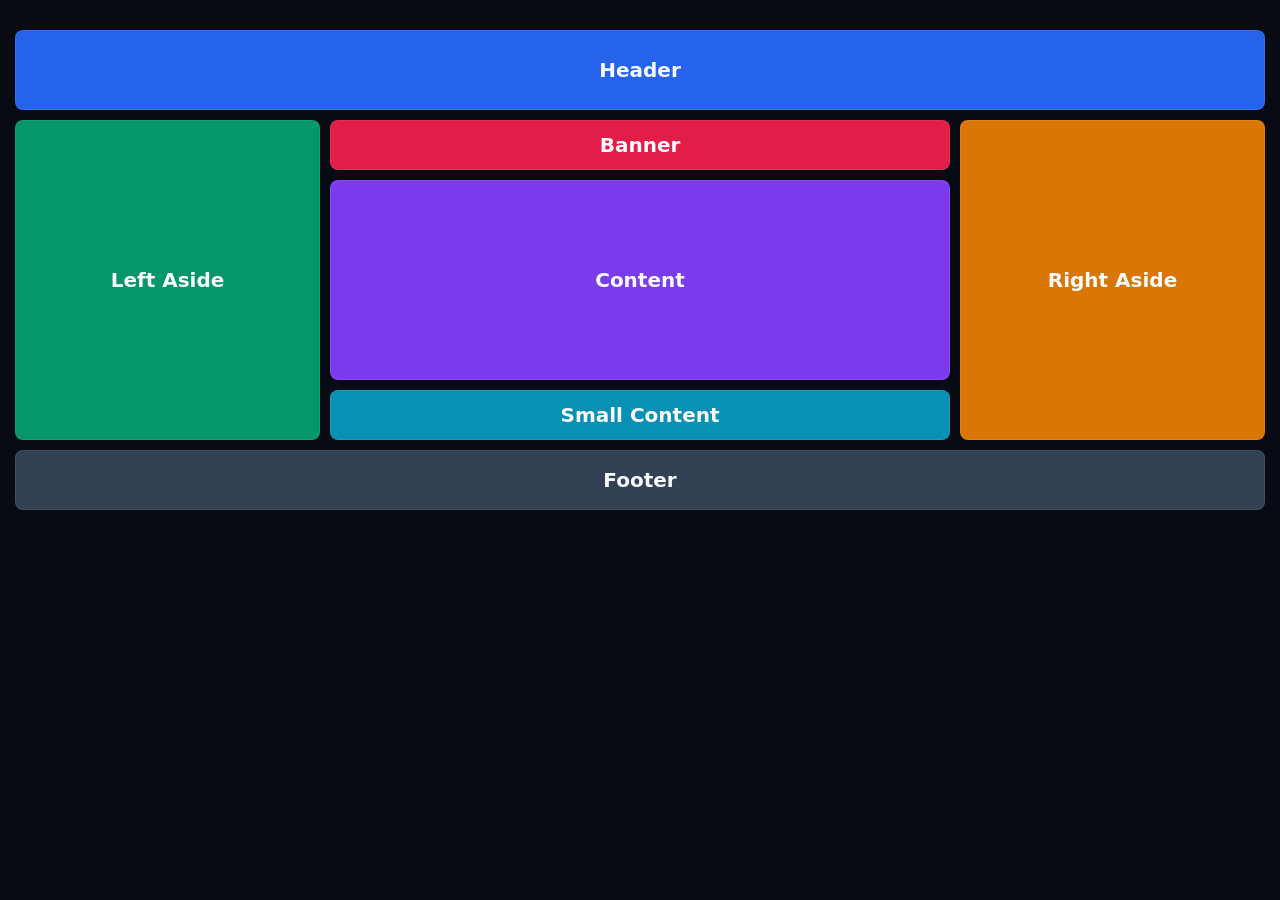
<file: 105-Grid Layout/105-Grid Layout/index.html>
<!DOCTYPE html>
<html lang="en">
<head>
    <meta charset="UTF-8">
    <meta name="viewport" content="width=device-width, initial-scale=1.0">
    <title>Grid Layout | CodeByGaurav</title>
    <link rel="stylesheet" href="style.css">
</head>
<body>
    <div class="container">
        <div class="header">Header</div>
        <div class="left">Left Aside</div>
        <div class="banner">Banner</div>
        <div class="content">Content</div>
        <div class="right">Right Aside</div>
        <div class="small">Small Content</div>
        <div class="footer">Footer</div>
    </div>
</body>
</html>
</file>
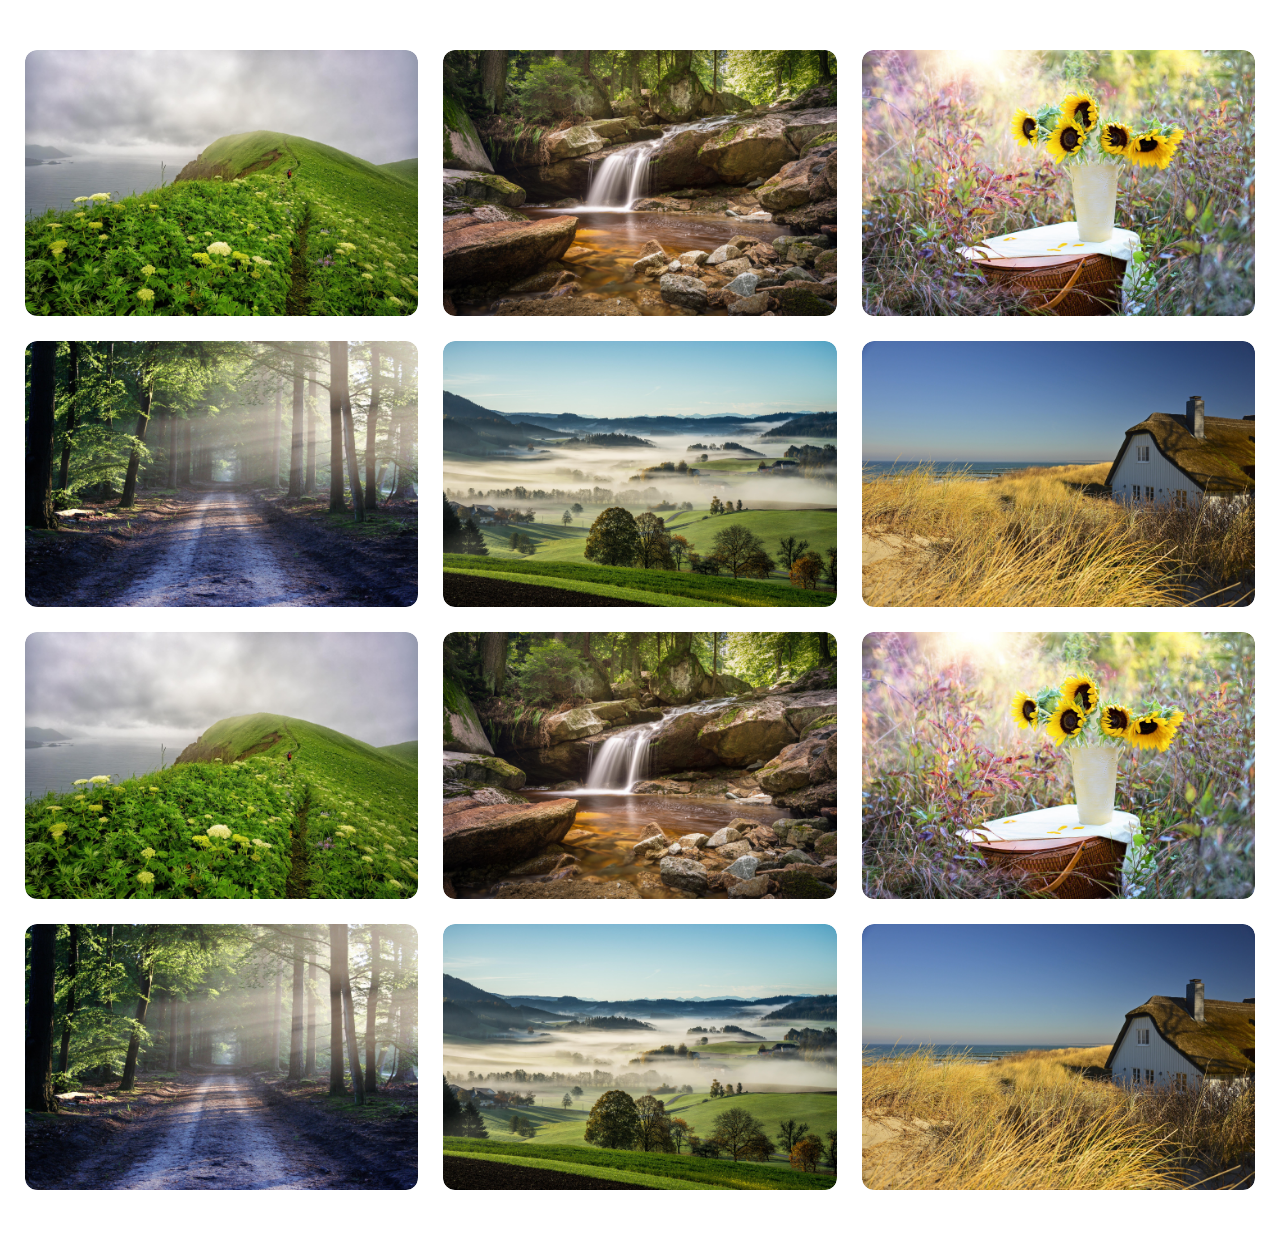
<file: 107-Responsive Image Gallery In grid/107-Responsive Image Gallery In grid/index.html>
<!DOCTYPE html>
<html lang="en">
<head>
    <meta charset="UTF-8">
    <meta name="viewport" content="width=device-width, initial-scale=1.0">
    <title>Responsive Image Gallery Using Css Grid | CodeByGaurav</title>
    <link rel="stylesheet" href="style.css">
</head>
<body>
    <div class="container">
        <div>
            <img src="images/1.jpg" alt="Gallery image 1">
        </div>
        <div>
            <img src="images/2.jpg" alt="Gallery image 2">
        </div>
        <div>
            <img src="images/3.jpg" alt="Gallery image 3">
        </div>
        <div>
            <img src="images/4.jpg" alt="Gallery image 4">
        </div>
        <div>
            <img src="images/5.jpg" alt="Gallery image 5">
        </div>
        <div>
            <img src="images/6.jpg" alt="Gallery image 6">
        </div>
        <div>
            <img src="images/1.jpg" alt="Gallery image 1">
        </div>
        <div>
            <img src="images/2.jpg" alt="Gallery image 2">
        </div>
        <div>
            <img src="images/3.jpg" alt="Gallery image 3">
        </div>
        <div>
            <img src="images/4.jpg" alt="Gallery image 4">
        </div>
        <div>
            <img src="images/5.jpg" alt="Gallery image 5">
        </div>
        <div>
            <img src="images/6.jpg" alt="Gallery image 6">
        </div>
    </div>
</body>
</html>
</file>
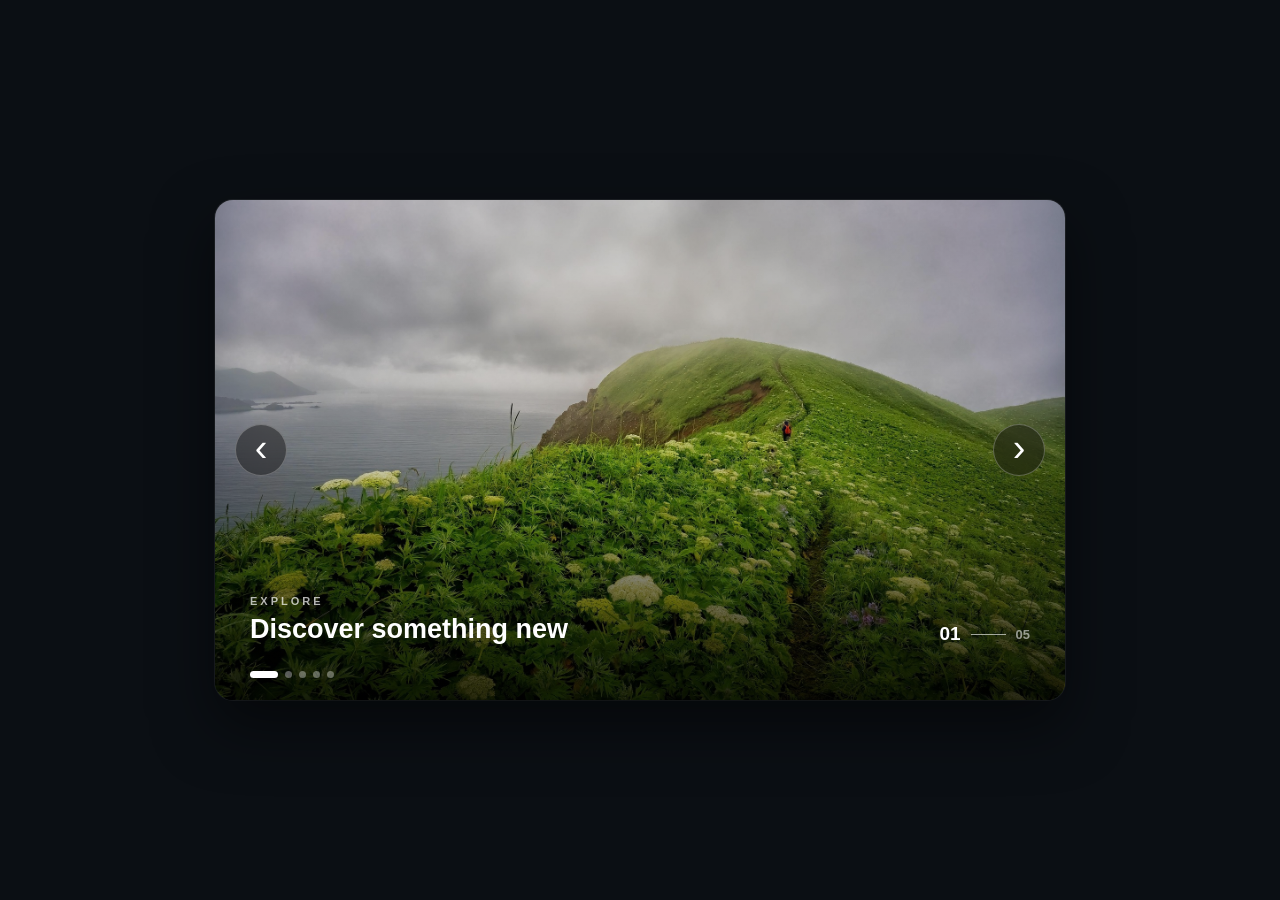
<file: 110-Modern Image Slider/110-Modern Image Slider/index.html>
<!DOCTYPE html>
<html lang="en">
<head>
    <meta charset="UTF-8">
    <meta name="viewport" content="width=device-width, initial-scale=1.0">
    <title>Modern Image Slider | CodeByGaurav</title>
    <link rel="stylesheet" href="style.css">
</head>
<body>
    <div class="container">
        <img src="images/1.jpg" alt="Slider Image" id="img">

        <div class="overlay"></div>

        <button class="slide-btn prev" onclick="leftSlide()">
            <span>&#8249</span>
        </button>

        <button class="slide-btn next" onclick="rightSlide()">
            <span>&#8250</span>
        </button>

        <div class="slider-info">
            <div>
                <p>EXPLORE</p>
                <h2>Discover something new</h2>
            </div>

            <div class="counter">
                <span id="current">01</span>
                <i></i>
                <span id="total">05</span>
            </div>
        </div>

        <div class="dots">
            <span class="dot active"></span>
            <span class="dot"></span>
            <span class="dot"></span>
            <span class="dot"></span>
            <span class="dot"></span>
        </div>

    </div>
</body>
<script src="script.js"></script>
</html>
</file>
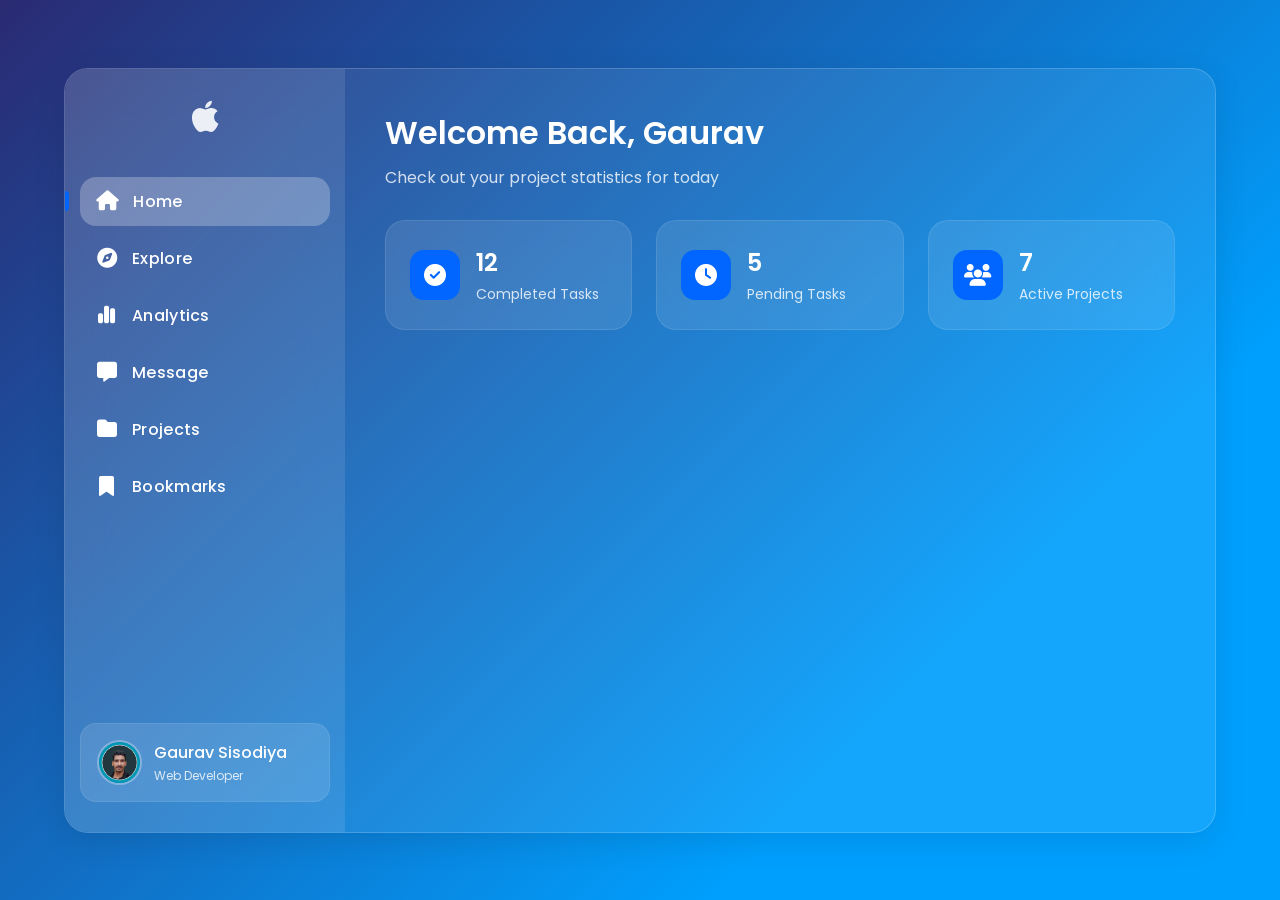
<file: 44-Glassmorphism Sidebar/44-Glassmorphism Sidebar/index.html>
<!DOCTYPE html>
<html lang="en">
<head>
    <meta charset="UTF-8">
    <meta name="viewport" content="width=device-width, initial-scale=1.0">
    <title>Glassmorrphism Sidebar</title>
    <link rel="stylesheet" href="style.css">
    <link rel="stylesheet" href="https://cdnjs.cloudflare.com/ajax/libs/font-awesome/6.7.2/css/all.min.css">
</head>
<body>
    <div class="container">
        <aside class="sidebar">
            <div class="logo">
                <i class="fa-brands fa-apple"></i>
            </div>
            <nav class="menu">
                <ul>
                    <li class="active">
                        <a href="#">
                            <i class="fa-solid fa-house"></i>
                            <span>Home</span>
                        </a>
                    </li>

                    <li>
                        <a href="#">
                            <i class="fa-solid fa-compass"></i>
                            <span>Explore</span>
                        </a>
                    </li>

                    <li>
                        <a href="#">
                            <i class="fa-solid fa-chart-simple"></i>
                            <span>Analytics</span>
                        </a>
                    </li>

                    <li>
                        <a href="#">
                            <i class="fa-solid fa-message"></i>
                            <span>Message</span>
                        </a>
                    </li>

                    <li>
                        <a href="#">
                            <i class="fa-solid fa-folder"></i>
                            <span>Projects</span>
                        </a>
                    </li>

                    <li>
                        <a href="#">
                            <i class="fa-solid fa-bookmark"></i>
                            <span>Bookmarks</span>
                        </a>
                    </li>
                </ul>
            </nav>
            <div class="profile">
                <div class="avatar">
                    <img src="./Gaurav Sisodiya.png" alt="My Profile">
                </div>
                <div class="user-info">
                    <h3>Gaurav Sisodiya</h3>
                    <p>Web Developer</p>
                </div>
            </div>
        </aside>
        <main class="content">
            <header>
                <h1>Welcome Back, Gaurav</h1>
                <p>Check out your project statistics for today</p>
            </header>
            <div class="card-container">
                <div class="card">
                    <div class="card-icon">
                        <i class="fa-solid fa-circle-check"></i>
                    </div>
                    <div class="card-info">
                        <h3>12</h3>
                        <p>Completed Tasks</p>
                    </div>
                </div>

                <div class="card">
                    <div class="card-icon">
                        <i class="fa-solid fa-clock"></i>
                    </div>
                    <div class="card-info">
                        <h3>5</h3>
                        <p>Pending Tasks</p>
                    </div>
                </div>

                <div class="card">
                    <div class="card-icon">
                        <i class="fa-solid fa-users"></i>
                    </div>
                    <div class="card-info">
                        <h3>7</h3>
                        <p>Active Projects</p>
                    </div>
                </div>
            </div>
        </main>
    </div>
</body>
<script src="script.js"></script>
</html>
</file>
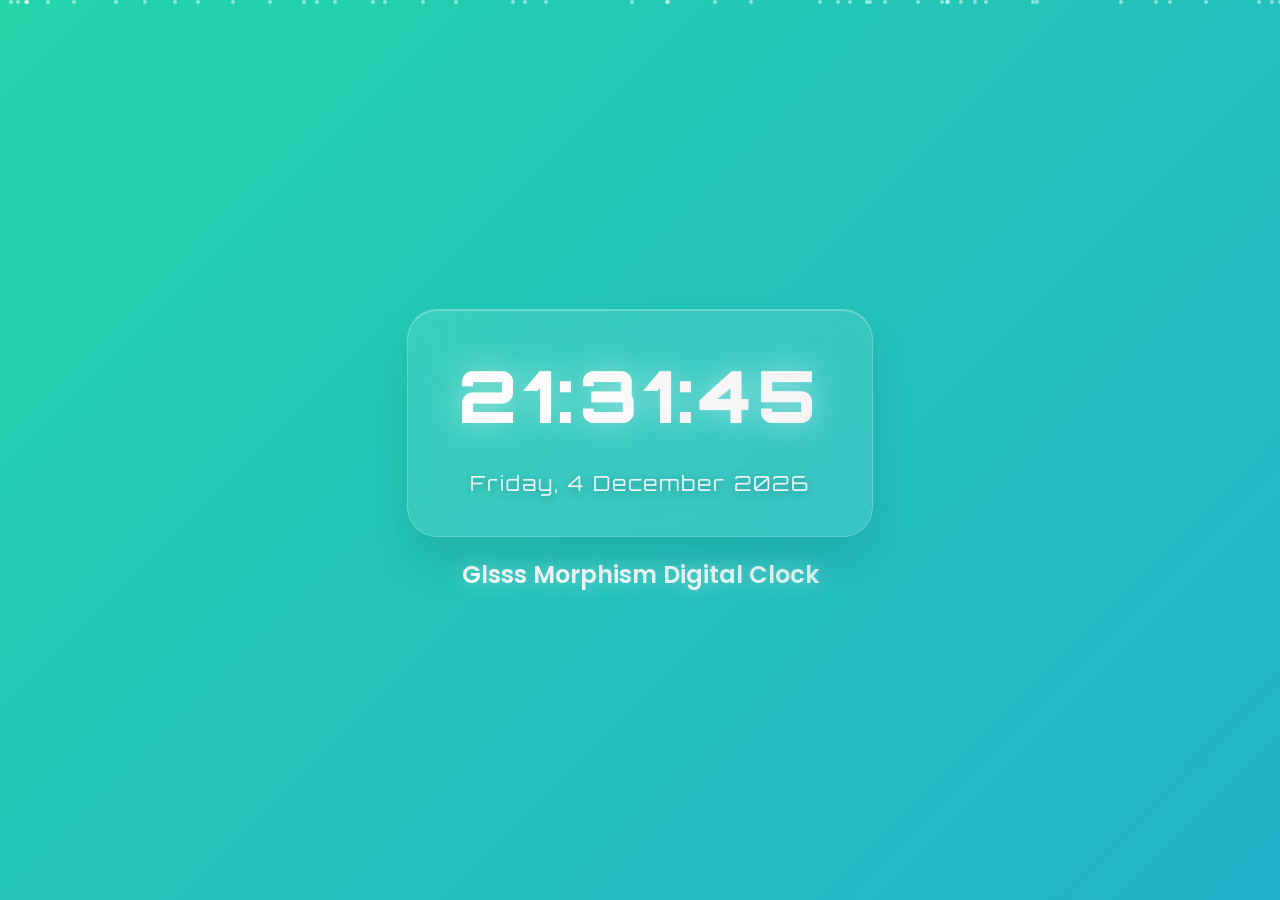
<file: 93-glassmorphism digital clock/93-glassmorphism digital clock/index.html>
<!doctype html>
<html lang="en">
    <head>
        <meta charset="UTF-8" />
        <meta name="viewport" content="width=device-width, initial-scale=1.0" />
        <title>Glassmorphism Digital Clock | CodeByGaurav</title>
        <link rel="stylesheet" href="style.css" />
        <link href="https://fonts.googleapis.com/css2?family=Orbitron:wght@400..900&family=Poppins:ital,wght@0,100;0,200;0,300;0,400;0,500;0,600;0,700;0,800;0,900;1,100;1,200;1,300;1,400;1,500;1,600;1,700;1,800;1,900&display=swap" rel="stylesheet">
    </head>
    <body>
        <div class="particles" id="particles"></div>

        <div class="clock-container">
            <div class="clock">
                <div class="time" id="time">00:00:00</div>
                <div class="date" id="date">Sunday, 01 January 2025</div>
            </div>
            <div class="title">Glsss Morphism Digital Clock</div>
        </div>
    </body>
    <script src="script.js"></script>
</html>
</file>
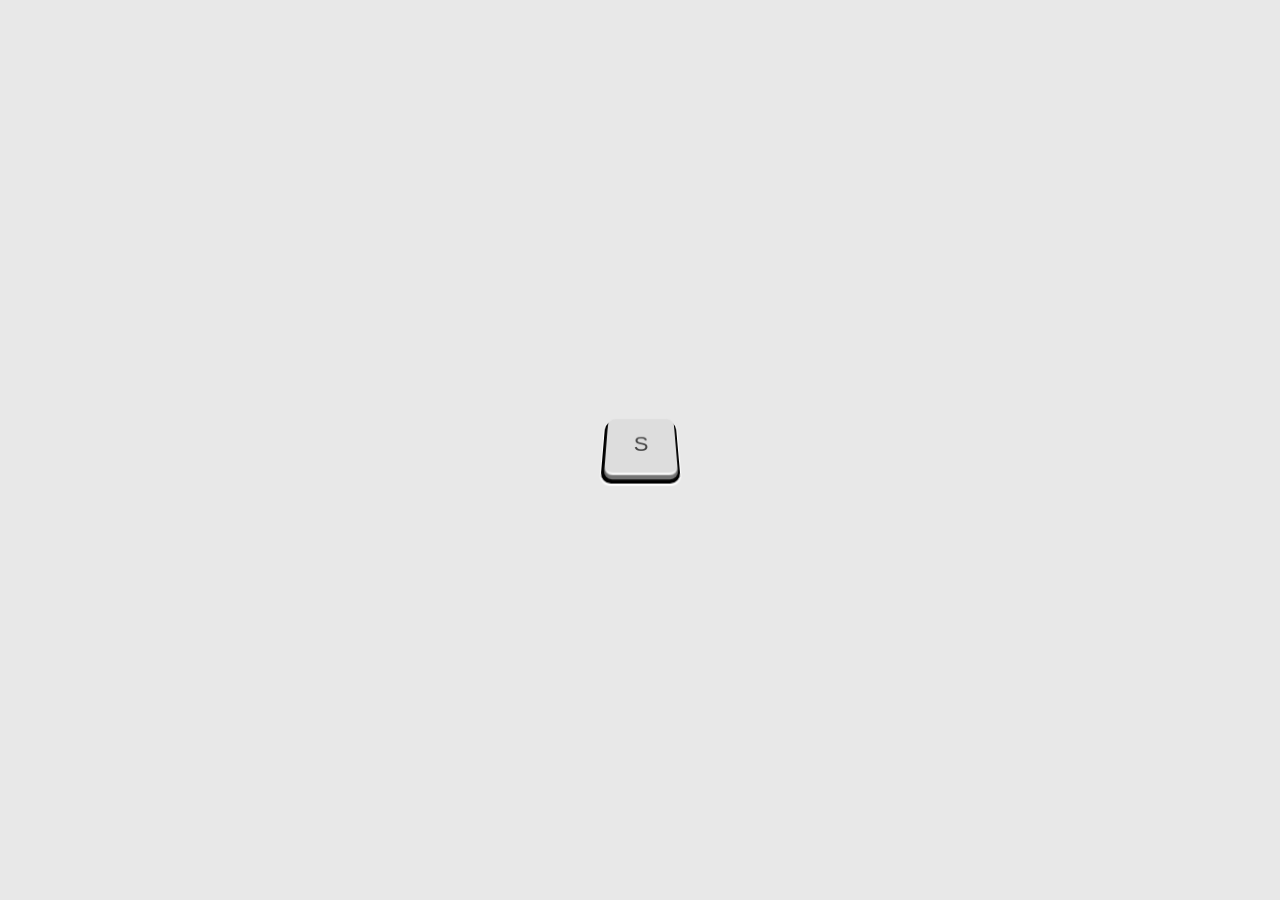
<file: 3DButtonS.html>
<!DOCTYPE html>
<html>

<html>
<head>
  <meta charset="utf-8">
  <meta name="viewport" content="width=device-width, initial-scale=1">
  <title>3D Push Button Effect</title>

  <style>
    * {
    margin: 0;
    padding: 0;
    box-sizing: border-box;
}

body {
    height: 100vh;
    display: flex;
    justify-content: center;
    align-items: center;
    background-color: #e8e8e8;
}

.cover {
    background-color: rgb(0, 0, 0);
    height: 64px;
    width: 75px;
    border-radius: 10px;
    transform: rotateX(13deg);
    position: absolute;
    z-index: 1;
    display: flex;
    align-items: center;
    justify-content: center;
    padding-bottom: 11px;
    box-shadow: 0px 1px 1px 1px white;
}

.button {
    cursor: pointer;
    border: none;
    border-bottom: 2px solid white;
    background-color: rgb(221, 221, 221);
    box-shadow: 0px 4px 0px 0.2px rgb(116, 116, 116);
    height: 60px;
    width: 70px;
    border-radius: 8px;
    transform: rotateX(13deg);
    z-index: 2;
    position: absolute;
    transition: 80ms;
    color: rgb(0, 0, 0, 0.7);
    font-size: 22px;
    font-weight: 500;
}

.d3warpper {
    position: absolute;
    transform-style: preserve-3d;
    perspective: 100px;
    display: flex;
    align-items: center;
    justify-content: center;
    scale: 1;
}

.button:active {
    box-shadow: 0px 4px 0px 0.2px rgb(116, 116, 116, 0);
    transform: translateY(4.5px);
    transition: 80ms;
}
  </style>

  
</head>
<body>
  <div class="d3warpper">
  <div class="cover">
    <button class="button">S</button>
  </div>
</div>

  <script>
    
  </script>
</body>
</html>
</file>
<file: 105-Grid Layout/105-Grid Layout/style.css>
*{
    padding: 0;
    margin: 0;
    box-sizing: border-box;
}

body{
    min-height: 100vh;
    padding: 30px 15px;
    background: #080b14;
    font-family: system-ui,'Segoe UI', sans-serif;
}

.container{
    width: 100%;
    max-width: 1320px;
    margin: auto;
    display: grid;
    grid-template-columns: repeat(4, 1fr);
    grid-template-rows: 80px 50px 200px 50px 60px;
    gap: 10px;

    grid-template-areas: 
        'header header header header'
        'left banner banner right'
        'left content content right'
        'left small small right'
        'footer footer footer footer'

    ;

}

.container div{
    display: flex;
    justify-content: center;
    align-items: center;
    padding: 20px;
    color: #f8fafc;
    font-size: 20px;
    font-weight: 600;
    border: 1px solid rgba(255, 255, 255, 0.08);
    border-radius: 8px;
}

.header{
    background: #2563eb;
    grid-area: header;
}

.left{
    background: #059669;
    grid-area: left;
}

.banner{
    background: #e11d48;
    grid-area: banner;
}

.content{
    background: #7c3aed;
    grid-area: content;
}

.right{
    background: #d97706;
    grid-area: right;
}

.small{
    background: #0891b2;
    grid-area: small;
}

.footer{
    background: #334155;
    grid-area: footer;
}

/* Tablet view */
@media (max-width: 1023px){
    .container{
        grid-template-rows: 80px 50px 200px 50px 60px;

        grid-template-areas: 
        'header header header header'
        'left banner banner banner'
        'left content content content'
        'left small small small'
        'left right right right'
        'footer footer footer footer'

    ;
    }
}

/* Mobile view */

@media (max-width: 600px) {
    
    body{
        padding: 15px 10px;
    }
    
    .container{
        grid-template-columns: 1fr;
        grid-template-rows: 70px 100px 50px 200px 50px 100px 60px;
        grid-template-areas: 
            'header'
            'left'
            'banner'
            'content'
            'small'
            'right'
            'footer'
        ;
    }

    .container div{
        font-size: 18px;
    }

}
</file>
<file: 107-Responsive Image Gallery In grid/107-Responsive Image Gallery In grid/style.css>
*{
    padding: 0;
    margin: 0;
    box-sizing: border-box;
}

.container{
    max-width: 1320px;
    margin: 25px auto;
    padding: 25px;
    display: grid;
    gap: 25px;
    grid-template-columns: 
    repeat(auto-fit, minmax(300px, 1fr));
    justify-content: center;
}

.container div{
    place-items: center;
    border-radius: 12px;
    overflow: hidden;
}

.container div>img{
    width: 100%;
    height: 100%;
    border-radius: 12px;
    box-shadow: 0 8px 25px rgba(0, 0, 0, 0.12);
    transition: 0.5s;
}

.container div:hover img{
    transform: scale(1.1);
    transition: 0.5s;
}
</file>
<file: 110-Modern Image Slider/110-Modern Image Slider/style.css>
*{
    padding: 0;
    margin: 0;
    box-sizing: border-box;
}

body{
    min-height: 100vh;
    display: flex;
    justify-content: center;
    align-items: center;
    background: #0b0f14;
    font-family: Arial, sans-serif;
}

.container{
    width: 850px;
    height: 500px;position: relative;
    overflow: hidden;
    border-radius: 18px;
    background: #111;
    box-shadow: 0 25px 60px rgba(0, 0, 0, 0.5), 0 0 0 1px rgba(255, 255, 255, 0.08);
}

.container img{
    width: 100%;
    height: 100%;
    display: block;
    object-fit: cover;
    transition: transform 0.6s ease, opacity 0.4s ease;
}

.overlay{
    position: absolute;
    inset: 0;
    background: linear-gradient(to top, rgba(0, 0, 0, 0.8), rgba(0, 0, 0, 0.15), rgba(0, 0, 0, 0.2));
    pointer-events: none;
}

.slide-btn{
    position: absolute;
    top: 50%;
    width: 52px;
    height: 52px;
    display: flex;
    justify-content: center;
    align-items: center;
    transform: translateY(-50%);
    border: 1px solid rgba(255, 255, 255, 0.25);
    border-radius: 50%;
    background: rgba(15, 15, 15, 0.45);
    backdrop-filter: blur(12px);
    color: #fff;
    cursor: pointer;
    z-index: 10;
    transition: background 0.3s ease, transform 0.3s ease, border-color 0.3s ease;
}

.slide-btn span{
    font-size: 38px;
    line-height: 1;
    margin-top: -4px;
}

.slide-btn.prev{
    left: 20px;
}

.slide-btn.next{
    right: 20px;
}

.slide-btn:hover{
    background: rgba(255, 255, 255, 0.18);
    border-color: rgba(255, 255, 255, 0.6);
}

.slide-btn.prev:hover{
    transform: translateY(-50%) translateX(-3px);
}
.slide-btn.next:hover{
    transform: translateY(-50%) translateX(3px);
}

.slide-btn:active{
    transform: translateY(-50%) scale(0.92);
}

/* Slider Info */
.slider-info{
    position: absolute;
    left: 35px;
    right: 35px;
    bottom: 55px;
    display: flex;
    align-items: end;
    justify-content: space-between;
    color: #fff;
    z-index: 5;
}

.slider-info p{
    margin-bottom: 7px;
    font-size: 11px;
    font-weight: 700;
    letter-spacing: 3px;
    opacity: 0.7;
}

.slider-info h2{
    font-size: 27px;
    font-weight: 600;
}

/* counter */
.counter{
    display: flex;
    align-items: center;
    gap: 10px;
    font-size: 13px;
    font-weight: 600;
}

.container i{
    width: 35px;
    height: 1px;
    background: rgba(255, 255, 255, 0.6);
}
.counter span:first-child{
    font-size: 19px;
}

.counter span:last-child{
    opacity: 0.55;
}

.dots{
    position: absolute;
    left: 35px;
    bottom: 22px;
    display: flex;
    gap: 7px;
    z-index: 10;
}
.dot{
    width: 7px;
    height: 7px;
    border-radius: 50%;
    background: rgba(255, 255, 255, 0.35);
    transition: width 0.3s ease, background 0.3s ease;
}
.dot.active{
    width: 28px;
    border-radius: 10px;
    background: #fff;
}

/* Responsive */

@media (max-width: 900px){
    .container{
        width: 90%;
        height: 450px;
    }
}

@media (max-width: 600px){
    .container{
        height: 400px;
        border-radius: 14px;
    }

    .slider-info{
        left: 22px;
        right: 22px;
        bottom: 50px;
    }
    .slider-info h2{
        font-size: 20px;
    }

    .slide-btn{
        width: 44px;
        height: 44px;
    }

    .slide-btn.prev{
        left: 12px;
    }
    .slide-btn.next{
        right: 12px;
    }
    .dots{
        left: 22px;
    }
}
</file>
<file: 44-Glassmorphism Sidebar/44-Glassmorphism Sidebar/style.css>
@import url("https://fonts.googleapis.com/css2?family=Poppins:ital,wght@0,100;0,200;0,300;0,400;0,500;0,600;0,700;0,800;0,900;1,100;1,200;1,300;1,400;1,500;1,600;1,700;1,800;1,900&display=swap");

* {
  font-family: "Poppins", sans-serif;
  padding: 0;
  margin: 0;
  box-sizing: border-box;
}

:root{
    --primary-color: #0066ff;
    --sidebar-width: 280px;
    --sidebar-collapsed-width: 80px;
    --transition-speed:0.3s;
}

body{
    background: linear-gradient(135deg, #2a2a72 0%, #009ffd 74%);
    min-height: 100vh;
    display: flex;
    align-items: center;
    justify-content: center;
    color: #fff;
    overflow: hidden;
}

.container{
    display: flex;
    width: 90%;
    height: 85vh;
    background: rgba(255, 255,255,0.08);
    -webkit-backdrop-filter: blur(30px);
    border-radius: 24px;
    box-shadow: 0 8px 32px rgba(0, 0, 0, 0.1);
    border: 1px solid rgba(255, 255, 255, 0.18);
    overflow: hidden;
}

.sidebar{
    width: var(--sidebar-width);
    height: 100%;
    padding: 30px 15px;
    background: rgba(255, 255, 255, 0.1);
    backdrop-filter: blur(20px);
    -webkit-backdrop-filter: blur(20px);
    border-radius: 1px solid rgba(255, 255, 255, 0.08);
    display: flex;
    flex-direction: column;
    transition: width var(--transition-speed) ease;
    position: relative;

}

.logo{
    text-align: center;
    margin-bottom: 40px;
}

.logo i{
    font-size: 36px;
    color: #fff;
    opacity: 0.9;
}

.menu ul{
    list-style: none;
    padding: 0;
    margin: 0;
}

.menu li{
    margin-bottom: 8px;
    border-radius: 16px;
    transition: all 0.2s ease;
    position: relative;
    cursor: pointer;
}

.menu li:hover{
    background: rgba(255, 255, 255, 0.2);
}

.menu li.active{
    background: rgba(255, 255, 255, 0.25);
}

.menu li.active::before{
    content: '';
    position: absolute;
    left: -15px;
    top: 50%;
    transform: translateY(-50%);
    width: 4px;
    height: 20px;
    background: var(--primary-color);
    border-radius: 0 4px 4px 0;
}

.menu a{
    display: flex;
    align-items: center;
    color: #fff;
    padding: 12px 16px;
    text-decoration: none;
    font-weight: 500;
    letter-spacing: 0.3px;
}

.menu a i{
    font-size: 20px;
    margin-right: 14px;
    min-width: 22px;
    text-align: center;
}

.profile{
    margin-top: auto;
    display: flex;
    align-items: center;
    padding: 16px;
    background: rgba(255,255,255,0.12);
    border-radius: 16px;
    border: 1px solid rgba(255, 255,255, 0.08);
}

.avatar{
    width: 45px;
    height: 45px;
    border-radius: 50%;
    overflow: hidden;
    margin-right: 12px;
    border: 2px solid rgba(255,255,255,0.3);
}

.avatar img{
    width: 100%;
    height: 100%;
    object-fit: cover;

}

.user-info h3{
    font-size: 16px;
    font-weight: 500;
    margin-bottom: 2px;
}

.user-info p{
    font-size: 12px;
    opacity: 0.8;
}

.content{
    flex: 1;
    padding: 40px;
    overflow-y: auto;
}

header{
    margin-bottom: 30px;
}

header h1{
    font-size: 32px;
    font-weight: 600;
    margin-bottom: 8px;
}

header p{
    font-size: 16px;
    opacity: 0.8;
}

.card-container{
    display: grid;
    grid-template-columns: repeat(auto-fit, minmax(240px, 1fr));
    gap: 24px;
    margin-top: 30px;
}
.card{
    background: rgba(255,255,255,0.1);
    backdrop-filter: blur(10px);
    -webkit-backdrop-filter: blur(10px);
    border-radius: 20px;
    padding: 24px;
    display: flex;
    align-items: center;
    border: 1px solid rgba(255,255,255,0.1);
    transition: transform 0.3s ease, box-shadow 0.3s ease;
}

.card:hover{
    transform: translateY(-5px);
    box-shadow: 0px 10px 30px rgba(0, 0,0,0.15);
}

.card-icon{
    width: 50px;
    height: 50px;
    background: var(--primary-color);
    border-radius: 14px;
    display: flex;
    align-items: center;
    justify-content: center;
    margin-right: 16px;
}
.card-icon i{
    font-size: 22px;
}

.card-info h3{
    font-size: 24px;
    font-weight: 600;
    margin-bottom: 4px;
}

.card-info p{
    font-size: 14px;
    opacity: 0.8;
}

/* Apple-style liquid effects */

.menu li::after{
    content: '';
    position: absolute;
    top: 0;left: 0;
    right: 0;bottom: 0;
    border-radius: 16px;
    box-shadow: inset 0 0 0 1px rgba(255, 255, 255, 0);
    transition: box-shadow 0.3s ease;
}

.menu li:hover::after{
    box-shadow: inset 0 0 0 1px rgba(255, 255, 255, 0.3);
}
</file>
<file: 93-glassmorphism digital clock/93-glassmorphism digital clock/style.css>
*{
    padding: 0;
    margin: 0;
    box-sizing: border-box;
}

body{
    min-height: 100vh;
    background: linear-gradient(-45deg, #ee7752, #e73c7e, #23a6d5, #23d5ab);
    background-size: 400% 400%;
    animation: gradientBG 15s ease infinite;
    font-family: "Poppins", sans-serif;
    display: flex;
    flex-direction: column;
    justify-content: center;
    align-items: center;
    overflow: hidden;
}

.particles{
    position: fixed;
    top: 0;
    left: 0;
    width: 100%;
    height: 100%;
    pointer-events: none;
    z-index: 1;
}

.particle{
    position: absolute;
    width: 4px;
    height: 4px;
    background: rgba(255, 255, 255, 0.5);
    border-radius: 50%;
    animation: float 6s linear infinite;
}

.clock-container{
    position: relative;
    z-index: 10;
    text-align: center;
}

.clock{
    background: rgba(255, 255, 255, 0.1);
    backdrop-filter: blur(20px);
    -webkit-backdrop-filter: blur(20px);
    border-radius: 30px;
    border: 1px solid rgba(255, 255, 255, 0.2);
    padding: 40px 50px;
    box-shadow: 0 25px 45px rgba(0, 0, 0, 0.1), inset 0 1px 0 rgba(255, 255, 255, 0.3);
    display: flex;
    flex-direction: column;
    align-items: center;
    gap: 20px;
    transition: all 0.3s ease;
}

.clock:hover{
    transform: translateY(-10px) scale(1.02);
    box-shadow: 0 35px 60px rgba(0, 0, 0, 0.2), inset 0 1px 0 rgba(255, 255, 255, 0.4);
}

.time{
    font-family: "Orbitron", sans-serif;
    font-size: 4.5rem;
    font-weight: 900;
    background: linear-gradient(45deg, #fff, #f0f0f0);
    -webkit-background-clip: text;
    -webkit-text-fill-color: transparent;
    background-clip: text;
    text-shadow: 0 0 30px rgba(255, 255, 255, 0.5);
    letter-spacing: 5px;
    margin-bottom: 10px;
    animation: pulse 2s infinite;
}


.date{
    font-family: "Orbitron", sans-serif;
    font-size: 1.3rem;
    font-weight: 400;
    color: rgba(255, 255, 255, 0.9);
    letter-spacing: 2px;
    text-shadow: 0 2px 10px rgba(0, 0, 0, 0.3);
}

.title{
    font-family: "Poppins", sans-serif;
    font-size: 1.5rem;
    font-weight: 600;
    background: linear-gradient(45deg, #fff, rgba(255, 255, 255, 0.8));
    -webkit-background-clip: text;
    -webkit-text-fill-color: transparent;
    background-clip: text;
    margin-top: 20px;
    text-shadow: 0 0 20px rgba(255, 255, 255, 0.5);
}


@keyframes pulse{
    0%, 100%{
        text-shadow: 0 0 30px rgba(255, 255, 255, 0.5);
    }
    50%{
        text-shadow: 0 0 50px rgba(255, 255, 255, 0.8), 0 0 20px rgba(255, 255, 255, 0.4);
    }
}
@keyframes gradientBG {
    0%{
        background-position: 0% 50%;
    }
    50%{
        background-position: 100% 50%;
    }
    100%{
        background-position: 0% 50%;
    }
}

@keyframes float {
    0%{
        transform: translateY(100vh) rotate(0deg);
        opacity: 0;
    }
    10%{
        opacity: 1;
    }
    90%{
        opacity: 1;
    }
    100%{
        transform: translateY(-100px) rotate(360deg);
        opacity: 0;
    }
}
</file>
